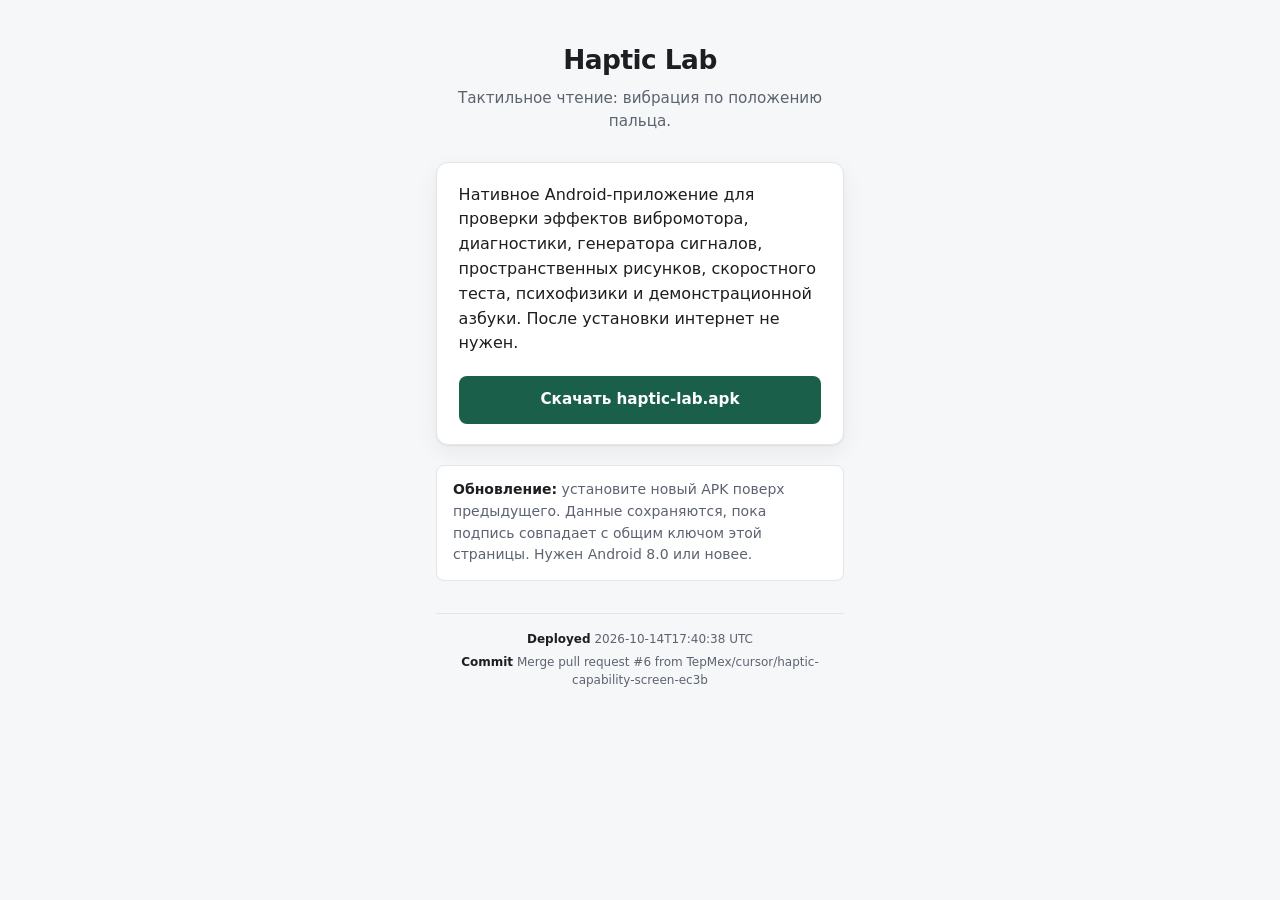
<file: haptic-lab/index.html>
<!DOCTYPE html>
<html lang="ru">
<head>
  <meta charset="utf-8" />
  <meta name="viewport" content="width=device-width, initial-scale=1" />
  <title>Haptic Lab</title>
  <link rel="stylesheet" href="styles.css" />
</head>
<body>
  <main class="page">
    <header class="hero">
      <h1>Haptic Lab</h1>
      <p class="tagline">Тактильное чтение: вибрация по положению пальца.</p>
    </header>
    <div class="card">
      <p>Нативное Android-приложение для проверки эффектов вибромотора, диагностики, генератора сигналов, пространственных рисунков, скоростного теста, психофизики и демонстрационной азбуки. После установки интернет не нужен.</p>
      <a class="download" href="haptic-lab.apk">Скачать haptic-lab.apk</a>
    </div>
    <p class="note"><strong>Обновление:</strong> установите новый APK поверх предыдущего. Данные сохраняются, пока подпись совпадает с общим ключом этой страницы. Нужен Android 8.0 или новее.</p>
    <!-- deploy-footer -->
<footer class="site-footer" aria-label="Build information">
  <p class="site-footer__line"><span class="site-footer__label">Deployed</span> 2026-10-14T17:40:38 UTC</p>
  <p class="site-footer__line"><span class="site-footer__label">Commit</span> Merge pull request #6 from TepMex/cursor/haptic-capability-screen-ec3b</p>
</footer>
<!-- deploy-footer -->
  </main>
</body>
</html>
</file>
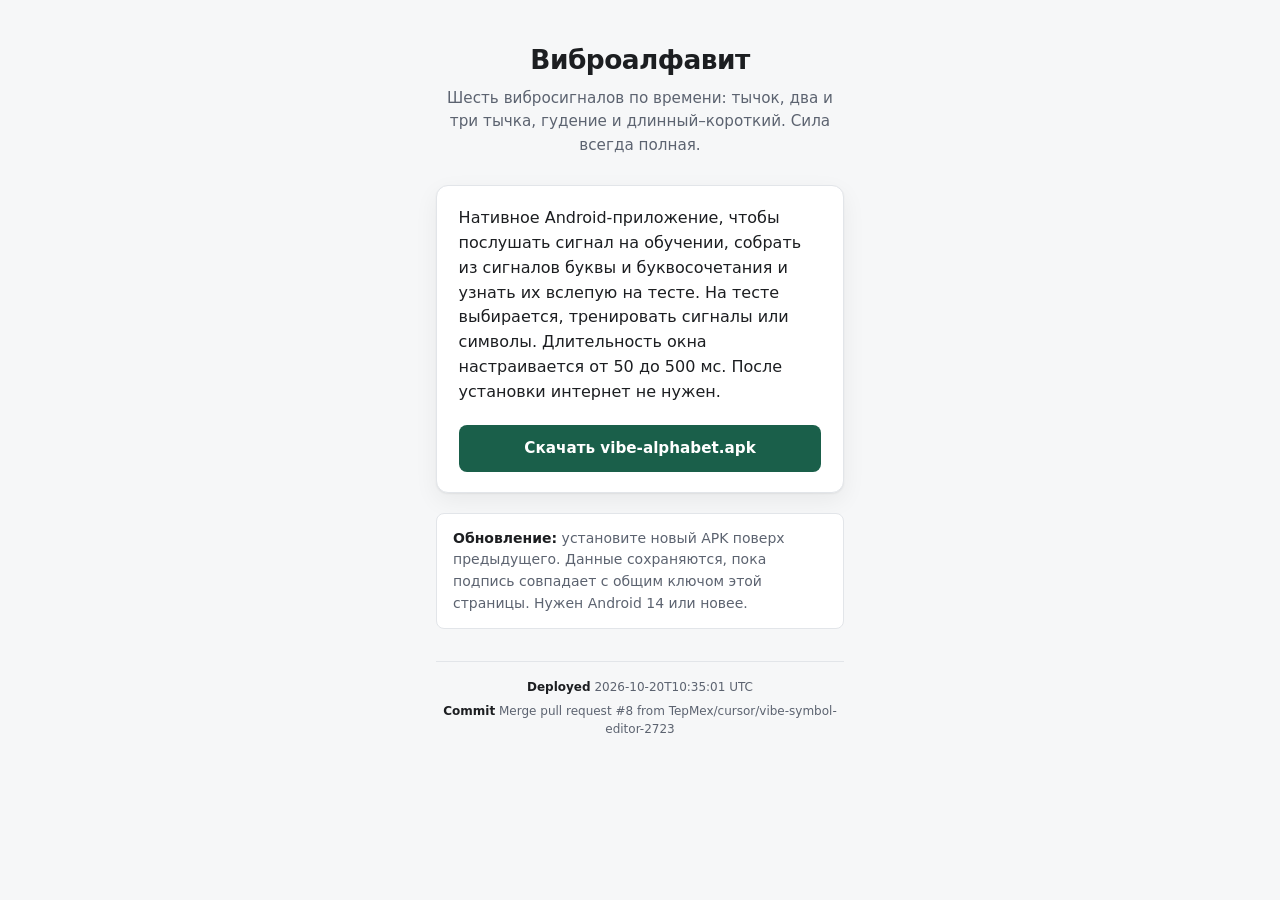
<file: vibe-alphabet/index.html>
<!DOCTYPE html>
<html lang="ru">
<head>
  <meta charset="utf-8" />
  <meta name="viewport" content="width=device-width, initial-scale=1" />
  <title>Виброалфавит</title>
  <link rel="stylesheet" href="styles.css" />
</head>
<body>
  <main class="page">
    <header class="hero">
      <h1>Виброалфавит</h1>
      <p class="tagline">Шесть вибросигналов по времени: тычок, два и три тычка, гудение и длинный–короткий. Сила всегда полная.</p>
    </header>
    <div class="card">
      <p>Нативное Android-приложение, чтобы послушать сигнал на обучении, собрать из сигналов буквы и буквосочетания и узнать их вслепую на тесте. На тесте выбирается, тренировать сигналы или символы. Длительность окна настраивается от 50 до 500 мс. После установки интернет не нужен.</p>
      <a class="download" href="vibe-alphabet.apk">Скачать vibe-alphabet.apk</a>
    </div>
    <p class="note"><strong>Обновление:</strong> установите новый APK поверх предыдущего. Данные сохраняются, пока подпись совпадает с общим ключом этой страницы. Нужен Android 14 или новее.</p>
    <!-- deploy-footer -->
<footer class="site-footer" aria-label="Build information">
  <p class="site-footer__line"><span class="site-footer__label">Deployed</span> 2026-10-20T10:35:01 UTC</p>
  <p class="site-footer__line"><span class="site-footer__label">Commit</span> Merge pull request #8 from TepMex/cursor/vibe-symbol-editor-2723</p>
</footer>
<!-- deploy-footer -->
  </main>
</body>
</html>
</file>
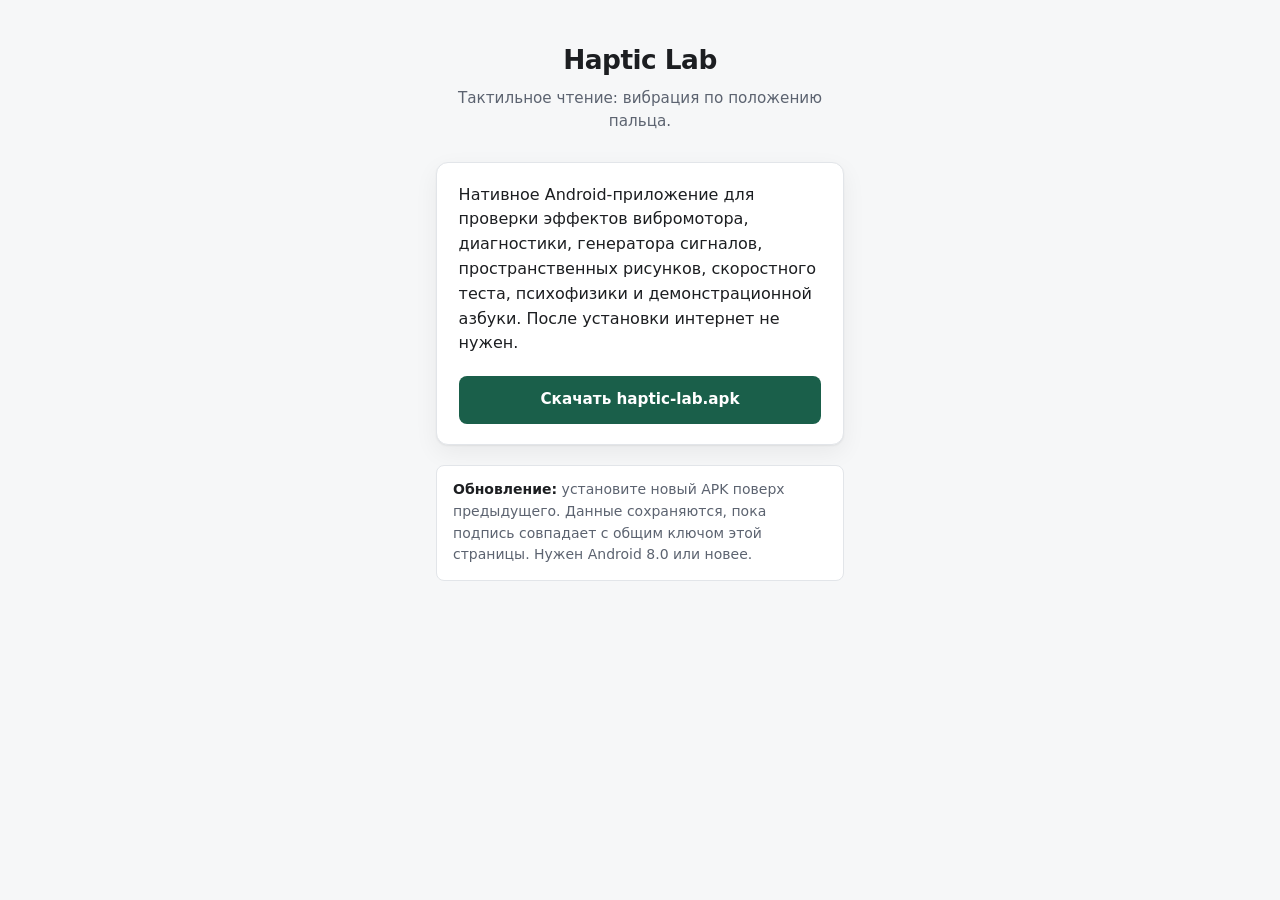
<file: haptic-lab/site/index.html>
<!DOCTYPE html>
<html lang="ru">
<head>
  <meta charset="utf-8" />
  <meta name="viewport" content="width=device-width, initial-scale=1" />
  <title>Haptic Lab</title>
  <link rel="stylesheet" href="styles.css" />
</head>
<body>
  <main class="page">
    <header class="hero">
      <h1>Haptic Lab</h1>
      <p class="tagline">Тактильное чтение: вибрация по положению пальца.</p>
    </header>
    <div class="card">
      <p>Нативное Android-приложение для проверки эффектов вибромотора, диагностики, генератора сигналов, пространственных рисунков, скоростного теста, психофизики и демонстрационной азбуки. После установки интернет не нужен.</p>
      <a class="download" href="haptic-lab.apk">Скачать haptic-lab.apk</a>
    </div>
    <p class="note"><strong>Обновление:</strong> установите новый APK поверх предыдущего. Данные сохраняются, пока подпись совпадает с общим ключом этой страницы. Нужен Android 8.0 или новее.</p>
    <!-- deploy-footer -->
    <!-- deploy-footer -->
  </main>
</body>
</html>
</file>
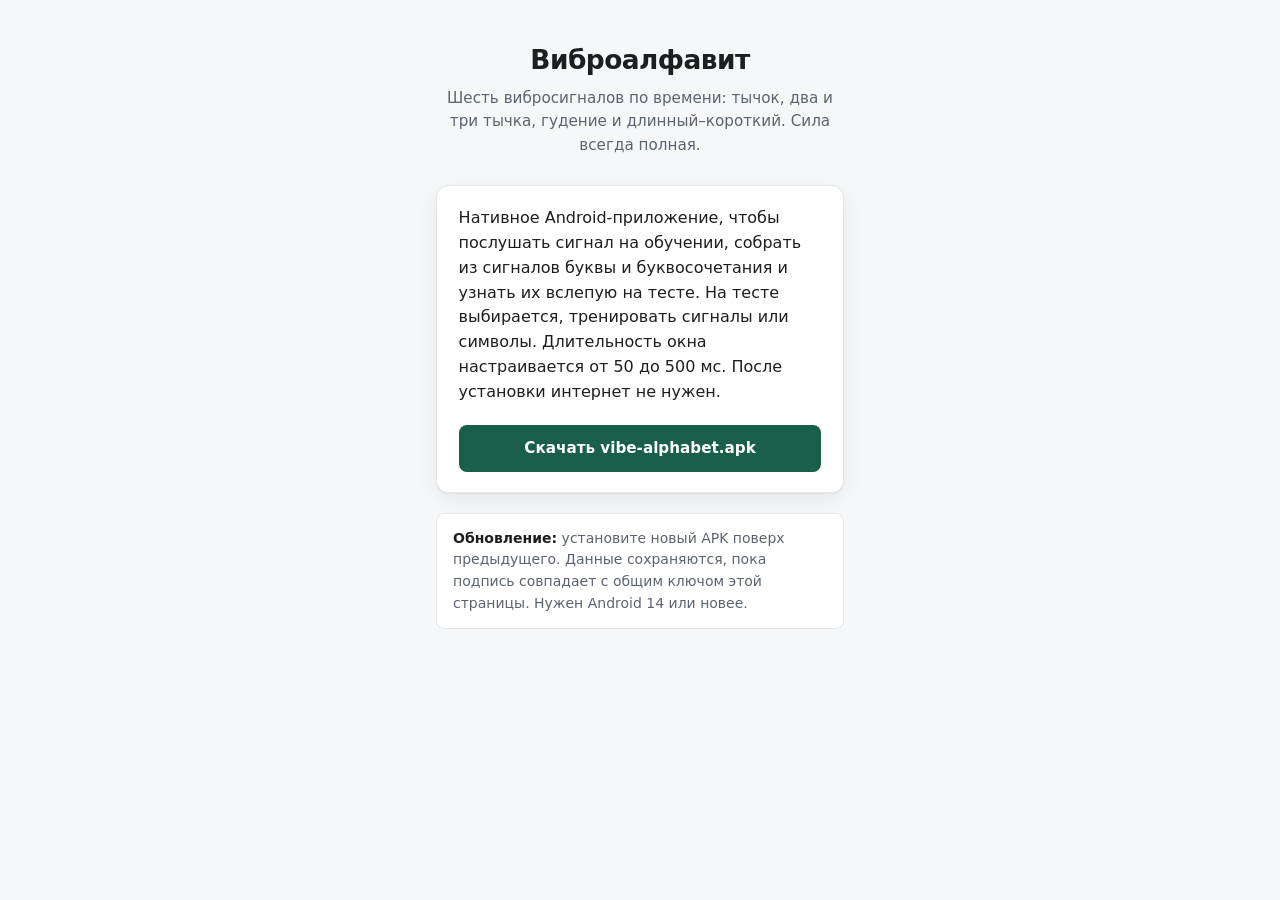
<file: vibe-alphabet/site/index.html>
<!DOCTYPE html>
<html lang="ru">
<head>
  <meta charset="utf-8" />
  <meta name="viewport" content="width=device-width, initial-scale=1" />
  <title>Виброалфавит</title>
  <link rel="stylesheet" href="styles.css" />
</head>
<body>
  <main class="page">
    <header class="hero">
      <h1>Виброалфавит</h1>
      <p class="tagline">Шесть вибросигналов по времени: тычок, два и три тычка, гудение и длинный–короткий. Сила всегда полная.</p>
    </header>
    <div class="card">
      <p>Нативное Android-приложение, чтобы послушать сигнал на обучении, собрать из сигналов буквы и буквосочетания и узнать их вслепую на тесте. На тесте выбирается, тренировать сигналы или символы. Длительность окна настраивается от 50 до 500 мс. После установки интернет не нужен.</p>
      <a class="download" href="vibe-alphabet.apk">Скачать vibe-alphabet.apk</a>
    </div>
    <p class="note"><strong>Обновление:</strong> установите новый APK поверх предыдущего. Данные сохраняются, пока подпись совпадает с общим ключом этой страницы. Нужен Android 14 или новее.</p>
    <!-- deploy-footer -->
    <!-- deploy-footer -->
  </main>
</body>
</html>
</file>
<file: haptic-lab/styles.css>
:root {
  color-scheme: light dark;
  --bg: #f6f7f8;
  --surface: #ffffff;
  --text: #1c1e21;
  --muted: #5c6370;
  --border: #e2e5e9;
  --accent: #1a5f4a;
  --accent-hover: #134a3a;
  --shadow: 0 1px 2px rgba(0, 0, 0, 0.06), 0 8px 24px rgba(0, 0, 0, 0.06);
  font-family: system-ui, -apple-system, "Segoe UI", Roboto, sans-serif;
  line-height: 1.55;
}

@media (prefers-color-scheme: dark) {
  :root {
    --bg: #121416;
    --surface: #1a1d21;
    --text: #e8eaed;
    --muted: #9aa3ad;
    --border: #2a2f36;
    --accent: #3d9b7a;
    --accent-hover: #52b38f;
    --shadow: 0 1px 2px rgba(0, 0, 0, 0.3), 0 8px 24px rgba(0, 0, 0, 0.35);
  }
}

* {
  box-sizing: border-box;
}

body {
  margin: 0;
  min-height: 100vh;
  background: var(--bg);
  color: var(--text);
}

.page {
  max-width: 28rem;
  margin: 0 auto;
  padding: 2.5rem 1.25rem 3rem;
}

.hero {
  text-align: center;
  margin-bottom: 1.75rem;
}

.logo {
  display: block;
  margin: 0 auto 1rem;
}

.hero h1 {
  margin: 0 0 0.35rem;
  font-size: 1.65rem;
  font-weight: 650;
  letter-spacing: -0.02em;
}

.tagline {
  margin: 0;
  color: var(--muted);
  font-size: 0.95rem;
}

.card {
  background: var(--surface);
  border: 1px solid var(--border);
  border-radius: 12px;
  padding: 1.25rem 1.35rem;
  box-shadow: var(--shadow);
}

.card p {
  margin: 0 0 1rem;
}

.card p:last-child {
  margin-bottom: 0;
}

.download {
  display: block;
  width: 100%;
  margin-top: 1.25rem;
  padding: 0.75rem 1rem;
  border: none;
  border-radius: 8px;
  background: var(--accent);
  color: #fff;
  font: inherit;
  font-weight: 600;
  font-size: 0.95rem;
  text-align: center;
  text-decoration: none;
  cursor: pointer;
  transition: background 0.15s ease;
}

.download:hover {
  background: var(--accent-hover);
}

.note {
  margin-top: 1.25rem;
  padding: 0.85rem 1rem;
  border-radius: 8px;
  background: var(--surface);
  border: 1px solid var(--border);
  font-size: 0.875rem;
  color: var(--muted);
}

.note strong {
  color: var(--text);
  font-weight: 600;
}

.card a:not(.download) {
  color: var(--accent);
}

.site-footer {
  margin-top: 2rem;
  padding-top: 1rem;
  border-top: 1px solid var(--border);
  font-size: 0.75rem;
  color: var(--muted);
  text-align: center;
  line-height: 1.5;
}

.site-footer__line {
  margin: 0;
}

.site-footer__line + .site-footer__line {
  margin-top: 0.35rem;
}

.site-footer__label {
  font-weight: 600;
  color: var(--text);
}
</file>
<file: vibe-alphabet/styles.css>
:root {
  color-scheme: light dark;
  --bg: #f6f7f8;
  --surface: #ffffff;
  --text: #1c1e21;
  --muted: #5c6370;
  --border: #e2e5e9;
  --accent: #1a5f4a;
  --accent-hover: #134a3a;
  --shadow: 0 1px 2px rgba(0, 0, 0, 0.06), 0 8px 24px rgba(0, 0, 0, 0.06);
  font-family: system-ui, -apple-system, "Segoe UI", Roboto, sans-serif;
  line-height: 1.55;
}

@media (prefers-color-scheme: dark) {
  :root {
    --bg: #121416;
    --surface: #1a1d21;
    --text: #e8eaed;
    --muted: #9aa3ad;
    --border: #2a2f36;
    --accent: #3d9b7a;
    --accent-hover: #52b38f;
    --shadow: 0 1px 2px rgba(0, 0, 0, 0.3), 0 8px 24px rgba(0, 0, 0, 0.35);
  }
}

* {
  box-sizing: border-box;
}

body {
  margin: 0;
  min-height: 100vh;
  background: var(--bg);
  color: var(--text);
}

.page {
  max-width: 28rem;
  margin: 0 auto;
  padding: 2.5rem 1.25rem 3rem;
}

.hero {
  text-align: center;
  margin-bottom: 1.75rem;
}

.logo {
  display: block;
  margin: 0 auto 1rem;
}

.hero h1 {
  margin: 0 0 0.35rem;
  font-size: 1.65rem;
  font-weight: 650;
  letter-spacing: -0.02em;
}

.tagline {
  margin: 0;
  color: var(--muted);
  font-size: 0.95rem;
}

.card {
  background: var(--surface);
  border: 1px solid var(--border);
  border-radius: 12px;
  padding: 1.25rem 1.35rem;
  box-shadow: var(--shadow);
}

.card p {
  margin: 0 0 1rem;
}

.card p:last-child {
  margin-bottom: 0;
}

.download {
  display: block;
  width: 100%;
  margin-top: 1.25rem;
  padding: 0.75rem 1rem;
  border: none;
  border-radius: 8px;
  background: var(--accent);
  color: #fff;
  font: inherit;
  font-weight: 600;
  font-size: 0.95rem;
  text-align: center;
  text-decoration: none;
  cursor: pointer;
  transition: background 0.15s ease;
}

.download:hover {
  background: var(--accent-hover);
}

.note {
  margin-top: 1.25rem;
  padding: 0.85rem 1rem;
  border-radius: 8px;
  background: var(--surface);
  border: 1px solid var(--border);
  font-size: 0.875rem;
  color: var(--muted);
}

.note strong {
  color: var(--text);
  font-weight: 600;
}

.card a:not(.download) {
  color: var(--accent);
}

.site-footer {
  margin-top: 2rem;
  padding-top: 1rem;
  border-top: 1px solid var(--border);
  font-size: 0.75rem;
  color: var(--muted);
  text-align: center;
  line-height: 1.5;
}

.site-footer__line {
  margin: 0;
}

.site-footer__line + .site-footer__line {
  margin-top: 0.35rem;
}

.site-footer__label {
  font-weight: 600;
  color: var(--text);
}
</file>
<file: haptic-lab/site/styles.css>
:root {
  color-scheme: light dark;
  --bg: #f6f7f8;
  --surface: #ffffff;
  --text: #1c1e21;
  --muted: #5c6370;
  --border: #e2e5e9;
  --accent: #1a5f4a;
  --accent-hover: #134a3a;
  --shadow: 0 1px 2px rgba(0, 0, 0, 0.06), 0 8px 24px rgba(0, 0, 0, 0.06);
  font-family: system-ui, -apple-system, "Segoe UI", Roboto, sans-serif;
  line-height: 1.55;
}

@media (prefers-color-scheme: dark) {
  :root {
    --bg: #121416;
    --surface: #1a1d21;
    --text: #e8eaed;
    --muted: #9aa3ad;
    --border: #2a2f36;
    --accent: #3d9b7a;
    --accent-hover: #52b38f;
    --shadow: 0 1px 2px rgba(0, 0, 0, 0.3), 0 8px 24px rgba(0, 0, 0, 0.35);
  }
}

* {
  box-sizing: border-box;
}

body {
  margin: 0;
  min-height: 100vh;
  background: var(--bg);
  color: var(--text);
}

.page {
  max-width: 28rem;
  margin: 0 auto;
  padding: 2.5rem 1.25rem 3rem;
}

.hero {
  text-align: center;
  margin-bottom: 1.75rem;
}

.logo {
  display: block;
  margin: 0 auto 1rem;
}

.hero h1 {
  margin: 0 0 0.35rem;
  font-size: 1.65rem;
  font-weight: 650;
  letter-spacing: -0.02em;
}

.tagline {
  margin: 0;
  color: var(--muted);
  font-size: 0.95rem;
}

.card {
  background: var(--surface);
  border: 1px solid var(--border);
  border-radius: 12px;
  padding: 1.25rem 1.35rem;
  box-shadow: var(--shadow);
}

.card p {
  margin: 0 0 1rem;
}

.card p:last-child {
  margin-bottom: 0;
}

.download {
  display: block;
  width: 100%;
  margin-top: 1.25rem;
  padding: 0.75rem 1rem;
  border: none;
  border-radius: 8px;
  background: var(--accent);
  color: #fff;
  font: inherit;
  font-weight: 600;
  font-size: 0.95rem;
  text-align: center;
  text-decoration: none;
  cursor: pointer;
  transition: background 0.15s ease;
}

.download:hover {
  background: var(--accent-hover);
}

.note {
  margin-top: 1.25rem;
  padding: 0.85rem 1rem;
  border-radius: 8px;
  background: var(--surface);
  border: 1px solid var(--border);
  font-size: 0.875rem;
  color: var(--muted);
}

.note strong {
  color: var(--text);
  font-weight: 600;
}

.card a:not(.download) {
  color: var(--accent);
}

.site-footer {
  margin-top: 2rem;
  padding-top: 1rem;
  border-top: 1px solid var(--border);
  font-size: 0.75rem;
  color: var(--muted);
  text-align: center;
  line-height: 1.5;
}

.site-footer__line {
  margin: 0;
}

.site-footer__line + .site-footer__line {
  margin-top: 0.35rem;
}

.site-footer__label {
  font-weight: 600;
  color: var(--text);
}
</file>
<file: vibe-alphabet/site/styles.css>
:root {
  color-scheme: light dark;
  --bg: #f6f7f8;
  --surface: #ffffff;
  --text: #1c1e21;
  --muted: #5c6370;
  --border: #e2e5e9;
  --accent: #1a5f4a;
  --accent-hover: #134a3a;
  --shadow: 0 1px 2px rgba(0, 0, 0, 0.06), 0 8px 24px rgba(0, 0, 0, 0.06);
  font-family: system-ui, -apple-system, "Segoe UI", Roboto, sans-serif;
  line-height: 1.55;
}

@media (prefers-color-scheme: dark) {
  :root {
    --bg: #121416;
    --surface: #1a1d21;
    --text: #e8eaed;
    --muted: #9aa3ad;
    --border: #2a2f36;
    --accent: #3d9b7a;
    --accent-hover: #52b38f;
    --shadow: 0 1px 2px rgba(0, 0, 0, 0.3), 0 8px 24px rgba(0, 0, 0, 0.35);
  }
}

* {
  box-sizing: border-box;
}

body {
  margin: 0;
  min-height: 100vh;
  background: var(--bg);
  color: var(--text);
}

.page {
  max-width: 28rem;
  margin: 0 auto;
  padding: 2.5rem 1.25rem 3rem;
}

.hero {
  text-align: center;
  margin-bottom: 1.75rem;
}

.logo {
  display: block;
  margin: 0 auto 1rem;
}

.hero h1 {
  margin: 0 0 0.35rem;
  font-size: 1.65rem;
  font-weight: 650;
  letter-spacing: -0.02em;
}

.tagline {
  margin: 0;
  color: var(--muted);
  font-size: 0.95rem;
}

.card {
  background: var(--surface);
  border: 1px solid var(--border);
  border-radius: 12px;
  padding: 1.25rem 1.35rem;
  box-shadow: var(--shadow);
}

.card p {
  margin: 0 0 1rem;
}

.card p:last-child {
  margin-bottom: 0;
}

.download {
  display: block;
  width: 100%;
  margin-top: 1.25rem;
  padding: 0.75rem 1rem;
  border: none;
  border-radius: 8px;
  background: var(--accent);
  color: #fff;
  font: inherit;
  font-weight: 600;
  font-size: 0.95rem;
  text-align: center;
  text-decoration: none;
  cursor: pointer;
  transition: background 0.15s ease;
}

.download:hover {
  background: var(--accent-hover);
}

.note {
  margin-top: 1.25rem;
  padding: 0.85rem 1rem;
  border-radius: 8px;
  background: var(--surface);
  border: 1px solid var(--border);
  font-size: 0.875rem;
  color: var(--muted);
}

.note strong {
  color: var(--text);
  font-weight: 600;
}

.card a:not(.download) {
  color: var(--accent);
}

.site-footer {
  margin-top: 2rem;
  padding-top: 1rem;
  border-top: 1px solid var(--border);
  font-size: 0.75rem;
  color: var(--muted);
  text-align: center;
  line-height: 1.5;
}

.site-footer__line {
  margin: 0;
}

.site-footer__line + .site-footer__line {
  margin-top: 0.35rem;
}

.site-footer__label {
  font-weight: 600;
  color: var(--text);
}
</file>
